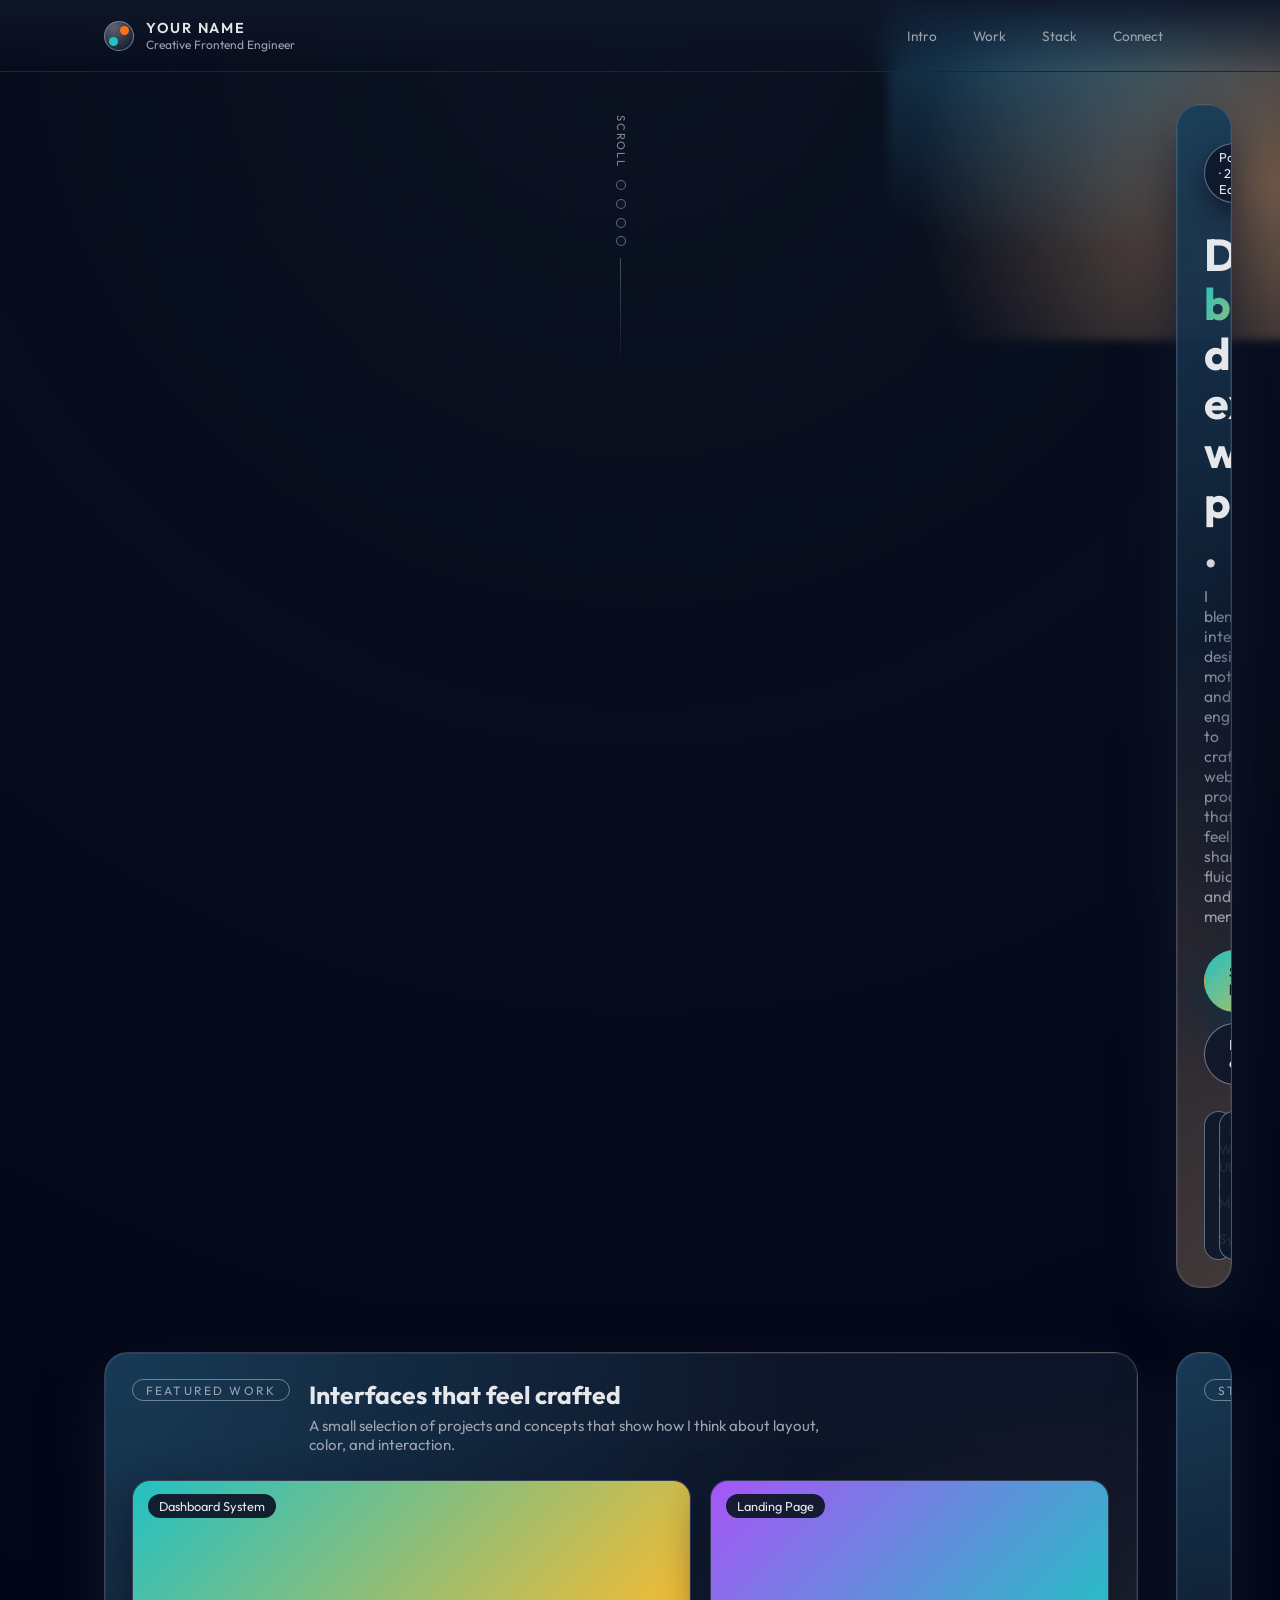
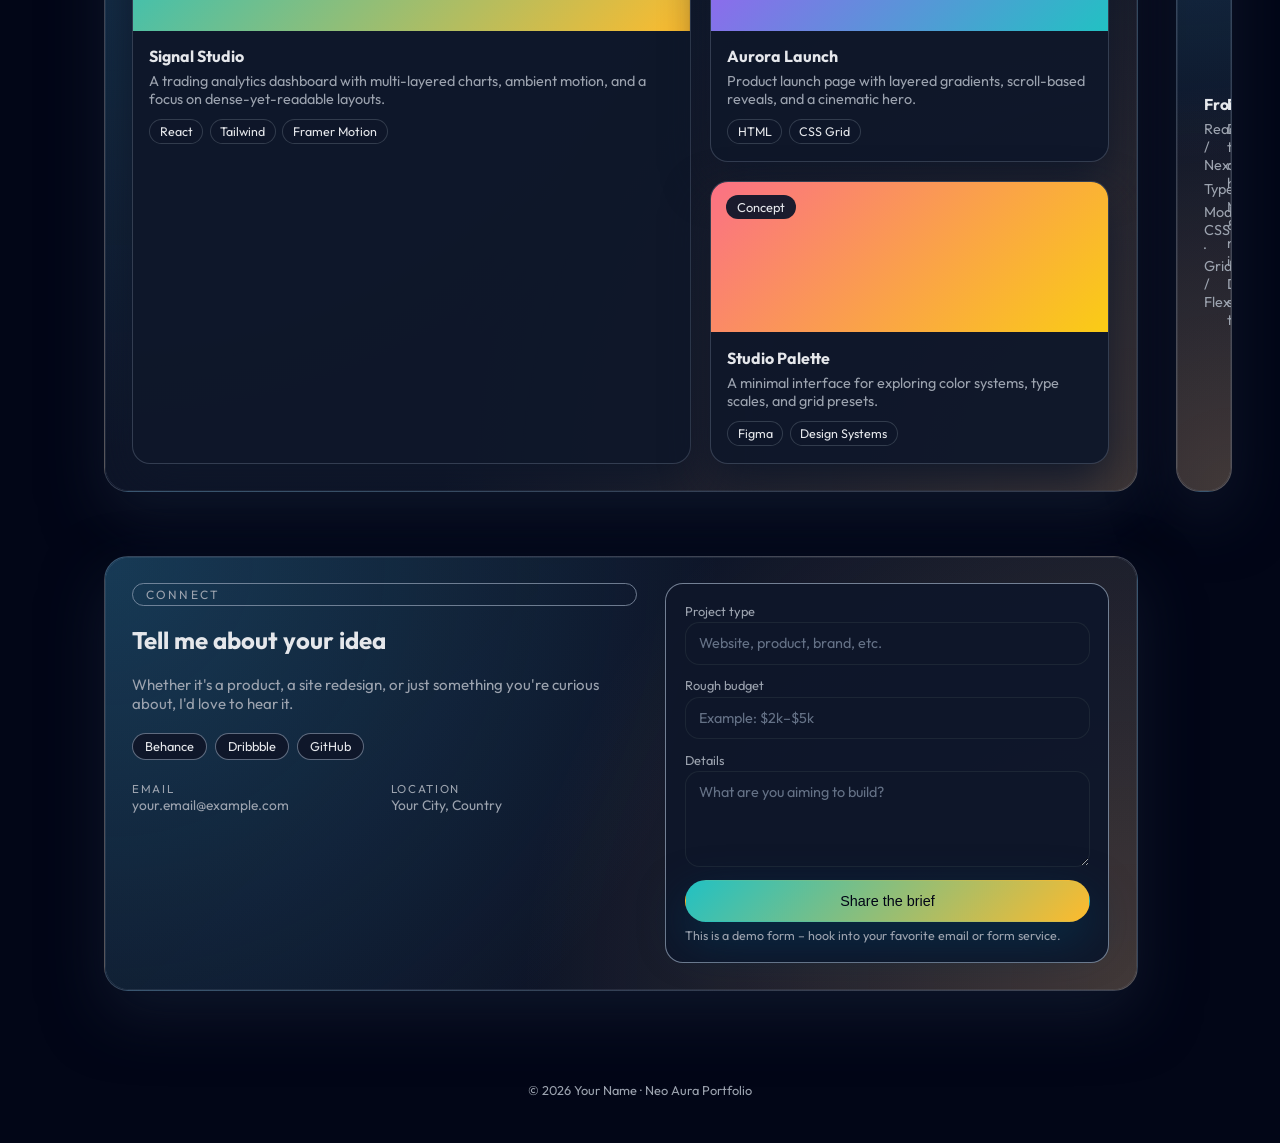
<file: alt.html>
<!DOCTYPE html>
<html lang="en">
<head>
  <meta charset="UTF-8" />
  <meta name="viewport" content="width=device-width, initial-scale=1.0" />
  <title>Neo Aura Portfolio</title>
  <link rel="stylesheet" href="alt.css" />
  <link rel="preconnect" href="https://fonts.googleapis.com">
  <link rel="preconnect" href="https://fonts.gstatic.com" crossorigin>
  <link href="https://fonts.googleapis.com/css2?family=Outfit:wght@300;400;500;600;700&display=swap" rel="stylesheet">
</head>
<body>
  <div class="background-orbit"></div>
  <div class="background-grid"></div>

  <header class="shell">
    <div class="shell-inner">
      <div class="brand">
        <div class="brand-mark">
          <span class="dot dot-1"></span>
          <span class="dot dot-2"></span>
        </div>
        <div class="brand-text">
          <span class="brand-name">Your Name</span>
          <span class="brand-role">Creative Frontend Engineer</span>
        </div>
      </div>

      <nav class="top-nav">
        <a href="#intro" class="top-link active">Intro</a>
        <a href="#work" class="top-link">Work</a>
        <a href="#stack" class="top-link">Stack</a>
        <a href="#connect" class="top-link">Connect</a>
      </nav>
    </div>
  </header>

  <main class="layout">
    <aside class="side-rail">
      <div class="rail-label">Scroll</div>
      <div class="rail-dots">
        <button class="rail-dot active" data-target="#intro"></button>
        <button class="rail-dot" data-target="#work"></button>
        <button class="rail-dot" data-target="#stack"></button>
        <button class="rail-dot" data-target="#connect"></button>
      </div>
      <div class="rail-line"></div>
    </aside>

    <section id="intro" class="panel panel-intro">
      <div class="panel-inner intro-grid">
        <div class="intro-main">
          <p class="chip">Portfolio · 2026 Edition</p>
          <h1>
            Designing <span class="gradient-word">bold</span> digital
            experiences with <span class="underline">precision</span>.
          </h1>
          <p class="lede">
            I blend interface design, motion, and engineering to craft web products
            that feel sharp, fluid, and memorable.
          </p>

          <div class="intro-actions">
            <a href="#work" class="btn-solid">See highlights</a>
            <a href="#connect" class="btn-ghost">Book a call</a>
          </div>

          <div class="intro-chips">
            <div>
              <span class="chip-label">Focus</span>
              <span class="chip-value">Web UI · Motion · Systems</span>
            </div>
            <div>
              <span class="chip-label">Currently</span>
              <span class="chip-value">Available for remote roles</span>
            </div>
          </div>
        </div>

        <div class="intro-side">
          <div class="orbital-card">
            <div class="orbital-avatar">
              <div class="ring ring-1"></div>
              <div class="ring ring-2"></div>
              <div class="avatar-core">
                <span>YN</span>
              </div>
            </div>
            <div class="orbital-meta">
              <div>
                <span class="meta-title">Timezone</span>
                <span class="meta-detail">GMT+X</span>
              </div>
              <div>
                <span class="meta-title">Response</span>
                <span class="meta-detail">~24 hours</span>
              </div>
              <div>
                <span class="meta-title">Style</span>
                <span class="meta-detail">Minimal · Futuristic</span>
              </div>
            </div>
            <div class="orbital-footer">
              <span class="pill">Open to freelance</span>
              <span class="pill">Portfolio template</span>
            </div>
          </div>
        </div>
      </div>
    </section>

    <section id="work" class="panel panel-work">
      <div class="panel-inner">
        <header class="panel-header">
          <p class="eyebrow">Featured work</p>
          <div>
            <h2>Interfaces that feel crafted</h2>
            <p class="panel-sub">
              A small selection of projects and concepts that show how I think
              about layout, color, and interaction.
            </p>
          </div>
        </header>

        <div class="work-grid">
          <article class="work-card large">
            <div class="work-visual gradient-1">
              <div class="overlay-tag">Dashboard System</div>
            </div>
            <div class="work-body">
              <h3>Signal Studio</h3>
              <p>
                A trading analytics dashboard with multi-layered charts,
                ambient motion, and a focus on dense-yet-readable layouts.
              </p>
              <div class="tag-row">
                <span>React</span>
                <span>Tailwind</span>
                <span>Framer Motion</span>
              </div>
            </div>
          </article>

          <article class="work-card">
            <div class="work-visual gradient-2">
              <div class="overlay-tag">Landing Page</div>
            </div>
            <div class="work-body">
              <h3>Aurora Launch</h3>
              <p>
                Product launch page with layered gradients, scroll-based reveals,
                and a cinematic hero.
              </p>
              <div class="tag-row">
                <span>HTML</span>
                <span>CSS Grid</span>
              </div>
            </div>
          </article>

          <article class="work-card">
            <div class="work-visual gradient-3">
              <div class="overlay-tag">Concept</div>
            </div>
            <div class="work-body">
              <h3>Studio Palette</h3>
              <p>
                A minimal interface for exploring color systems, type scales,
                and grid presets.
              </p>
              <div class="tag-row">
                <span>Figma</span>
                <span>Design Systems</span>
              </div>
            </div>
          </article>
        </div>
      </div>
    </section>

    <section id="stack" class="panel panel-stack">
      <div class="panel-inner">
        <header class="panel-header">
          <p class="eyebrow">Stack</p>
          <div>
            <h2>Tools I enjoy using</h2>
            <p class="panel-sub">
              A mix of frameworks, libraries, and platforms I reach for when
              building smooth web experiences.
            </p>
          </div>
        </header>

        <div class="stack-grid">
          <div class="stack-column">
            <h3>Frontend</h3>
            <ul>
              <li>React / Next.js</li>
              <li>TypeScript</li>
              <li>Modern CSS · Grid / Flex</li>
            </ul>
          </div>
          <div class="stack-column">
            <h3>Experience</h3>
            <ul>
              <li>Design-to-dev handoff</li>
              <li>Motion & micro-interactions</li>
              <li>Design systems thinking</li>
            </ul>
          </div>
          <div class="stack-column">
            <h3>Workflow</h3>
            <ul>
              <li>Figma / Prototyping</li>
              <li>Git & GitHub</li>
              <li>Component-driven dev</li>
            </ul>
          </div>
        </div>
      </div>
    </section>

    <section id="connect" class="panel panel-connect">
      <div class="panel-inner connect-grid">
        <div>
          <p class="eyebrow">Connect</p>
          <h2>Tell me about your idea</h2>
          <p class="panel-sub">
            Whether it's a product, a site redesign, or just something you're
            curious about, I'd love to hear it.
          </p>

          <div class="social-links">
            <a href="#" class="social-pill">Behance</a>
            <a href="#" class="social-pill">Dribbble</a>
            <a href="#" class="social-pill">GitHub</a>
          </div>

          <div class="contact-meta">
            <div>
              <span class="meta-title">Email</span>
              <span class="meta-detail">your.email@example.com</span>
            </div>
            <div>
              <span class="meta-title">Location</span>
              <span class="meta-detail">Your City, Country</span>
            </div>
          </div>
        </div>

        <form class="connect-form" onsubmit="return false;">
          <div class="field">
            <label for="project">Project type</label>
            <input id="project" type="text" placeholder="Website, product, brand, etc." />
          </div>
          <div class="field">
            <label for="budget">Rough budget</label>
            <input id="budget" type="text" placeholder="Example: $2k–$5k" />
          </div>
          <div class="field">
            <label for="details">Details</label>
            <textarea id="details" rows="4" placeholder="What are you aiming to build?"></textarea>
          </div>
          <button type="submit" class="btn-solid full">Share the brief</button>
          <p class="small-note">This is a demo form – hook into your favorite email or form service.</p>
        </form>
      </div>
    </section>
  </main>

  <footer class="bottom-bar">
    <p>© <span id="alt-year"></span> Your Name · Neo Aura Portfolio</p>
  </footer>

  <script src="alt.js"></script>
</body>
</html>
</file>
<file: alt.css>
:root {
  --bg: #020617;
  --panel-bg: rgba(15, 23, 42, 0.92);
  --panel-soft: rgba(15, 23, 42, 0.88);
  --accent: #22c1c3;
  --accent-strong: #fdbb2d;
  --accent-soft: rgba(56, 189, 248, 0.25);
  --text: #e5e7eb;
  --muted: #9ca3af;
  --border: rgba(148, 163, 184, 0.28);
  --radius-lg: 24px;
  --radius-md: 18px;
  --nav-h: 72px;
}

*,
*::before,
*::after {
  box-sizing: border-box;
}

html,
body {
  margin: 0;
  padding: 0;
  scroll-behavior: smooth;
}

body {
  min-height: 100vh;
  font-family: "Outfit", system-ui, -apple-system, BlinkMacSystemFont, "Segoe UI",
    sans-serif;
  background: radial-gradient(circle at top, #0b1220, #020617 60%);
  color: var(--text);
  -webkit-font-smoothing: antialiased;
  overflow-x: hidden;
}

.background-orbit {
  position: fixed;
  inset: -20% -10% auto auto;
  width: 520px;
  height: 520px;
  background:
    radial-gradient(circle at 30% 20%, rgba(56, 189, 248, 0.55), transparent 60%),
    radial-gradient(circle at 70% 70%, rgba(253, 186, 116, 0.55), transparent 65%);
  filter: blur(4px);
  opacity: 0.85;
  mix-blend-mode: screen;
  pointer-events: none;
  animation: orbit-pulse 22s ease-in-out infinite alternate;
}

.background-grid {
  position: fixed;
  inset: 0;
  background-image: linear-gradient(
      rgba(15, 23, 42, 0.65),
      rgba(15, 23, 42, 0.96)
    ),
    linear-gradient(
      to right,
      rgba(31, 41, 55, 0.3) 1px,
      transparent 1px
    ),
    linear-gradient(
      to bottom,
      rgba(31, 41, 55, 0.3) 1px,
      transparent 1px
    );
  background-size:
    100% 100%,
    80px 80px,
    80px 80px;
  mask-image: radial-gradient(circle at top, #fff, transparent 65%);
  opacity: 0.3;
  pointer-events: none;
}

.shell {
  position: fixed;
  inset: 0 0 auto 0;
  height: var(--nav-h);
  z-index: 10;
  backdrop-filter: blur(18px);
  background: linear-gradient(to bottom, rgba(15, 23, 42, 0.95), transparent);
  border-bottom: 1px solid rgba(31, 41, 55, 0.9);
}

.shell-inner {
  max-width: 1120px;
  margin: 0 auto;
  height: 100%;
  display: flex;
  align-items: center;
  justify-content: space-between;
  padding-inline: 1.5rem;
}

.brand {
  display: flex;
  align-items: center;
  gap: 0.75rem;
}

.brand-mark {
  position: relative;
  width: 30px;
  height: 30px;
  border-radius: 999px;
  border: 1px solid rgba(148, 163, 184, 0.7);
  background: radial-gradient(circle at 30% 20%, rgba(248, 250, 252, 0.35), transparent);
  display: flex;
  align-items: center;
  justify-content: center;
  overflow: hidden;
}

.brand-mark .dot {
  position: absolute;
  width: 9px;
  height: 9px;
  border-radius: 999px;
}

.dot-1 {
  background: #22c1c3;
  inset: auto auto 4px 4px;
}

.dot-2 {
  background: #f97316;
  inset: 4px 4px auto auto;
}

.brand-text {
  display: flex;
  flex-direction: column;
}

.brand-name {
  font-size: 0.9rem;
  font-weight: 600;
  letter-spacing: 0.12em;
  text-transform: uppercase;
}

.brand-role {
  font-size: 0.75rem;
  color: var(--muted);
}

.top-nav {
  display: flex;
  gap: 0.65rem;
}

.top-link {
  font-size: 0.85rem;
  padding: 0.35rem 0.8rem;
  border-radius: 999px;
  color: var(--muted);
  text-decoration: none;
  position: relative;
  transition: color 0.18s ease, background 0.18s ease, transform 0.18s ease;
}

.top-link::after {
  content: "";
  position: absolute;
  inset: auto 16% -0.1rem 16%;
  height: 2px;
  border-radius: 999px;
  background: linear-gradient(90deg, var(--accent), var(--accent-strong));
  transform: scaleX(0);
  transform-origin: center;
  transition: transform 0.18s ease;
}

.top-link:hover {
  color: var(--text);
}

.top-link.active {
  background: rgba(15, 23, 42, 0.96);
  color: #f9fafb;
}

.top-link.active::after {
  transform: scaleX(1);
}

.layout {
  max-width: 1120px;
  margin: 0 auto;
  padding: calc(var(--nav-h) + 1.5rem) 1.5rem 3.5rem;
  display: grid;
  grid-template-columns: auto minmax(0, 1fr);
  gap: 2.4rem;
}

.side-rail {
  display: flex;
  flex-direction: column;
  align-items: center;
  gap: 0.75rem;
  padding-top: 1.2rem;
}

.rail-label {
  writing-mode: vertical-rl;
  text-orientation: mixed;
  text-transform: uppercase;
  letter-spacing: 0.16em;
  font-size: 0.7rem;
  color: var(--muted);
}

.rail-dots {
  display: flex;
  flex-direction: column;
  gap: 0.55rem;
}

.rail-dot {
  width: 10px;
  height: 10px;
  border-radius: 999px;
  border: 1px solid rgba(148, 163, 184, 0.7);
  background: rgba(15, 23, 42, 0.95);
  cursor: pointer;
  padding: 0;
  transition: transform 0.16s ease, background 0.16s ease, border-color 0.16s ease,
    box-shadow 0.16s ease;
}

.rail-dot.active {
  background: radial-gradient(circle at center, #f9fafb, #22c1c3);
  border-color: rgba(56, 189, 248, 0.9);
  transform: scale(1.3);
  box-shadow: 0 0 0 4px rgba(56, 189, 248, 0.25);
}

.rail-line {
  width: 1px;
  height: 110px;
  background: linear-gradient(to bottom, rgba(148, 163, 184, 0.5), transparent);
}

.panel {
  border-radius: var(--radius-lg);
  border: 1px solid var(--border);
  background: radial-gradient(circle at top left, rgba(56, 189, 248, 0.22), transparent 55%),
    radial-gradient(circle at bottom right, rgba(253, 186, 116, 0.22), transparent 55%),
    linear-gradient(135deg, var(--panel-bg), var(--panel-soft));
  box-shadow: 0 24px 60px rgba(15, 23, 42, 0.95);
  padding: 1.6rem 1.7rem 1.7rem;
  margin-bottom: 1.6rem;
  position: relative;
  overflow: hidden;
}

.panel::before {
  content: "";
  position: absolute;
  inset: 0;
  border-radius: inherit;
  border: 1px solid rgba(148, 163, 184, 0.45);
  opacity: 0.3;
  mask:
    linear-gradient(#000 0 0) padding-box,
    linear-gradient(#000 0 0);
  mask-composite: exclude;
  pointer-events: none;
}

.panel-inner {
  position: relative;
  z-index: 1;
}

.panel-intro {
  margin-top: 0.5rem;
}

.intro-grid {
  display: grid;
  grid-template-columns: minmax(0, 1.5fr) minmax(0, 1.05fr);
  gap: 2rem;
  align-items: center;
}

.chip {
  display: inline-flex;
  align-items: center;
  gap: 0.4rem;
  padding: 0.3rem 0.85rem;
  border-radius: 999px;
  font-size: 0.8rem;
  color: var(--text);
  background: rgba(15, 23, 42, 0.9);
  border: 1px solid rgba(148, 163, 184, 0.6);
  box-shadow: 0 12px 30px rgba(15, 23, 42, 0.9);
}

.intro-main h1 {
  margin: 0.9rem 0 0.7rem;
  font-size: clamp(2.1rem, 4vw, 2.8rem);
  line-height: 1.1;
}

.gradient-word {
  background: linear-gradient(120deg, #22c1c3, #fdbb2d);
  -webkit-background-clip: text;
  background-clip: text;
  color: transparent;
}

.underline {
  position: relative;
}

.underline::after {
  content: "";
  position: absolute;
  inset: auto 0 -0.17em 0;
  height: 0.23em;
  border-radius: 999px;
  background: linear-gradient(90deg, rgba(56, 189, 248, 0.35), rgba(253, 186, 116, 0.7));
}

.lede {
  margin: 0 0 1.5rem;
  max-width: 30rem;
  font-size: 0.98rem;
  color: var(--muted);
}

.intro-actions {
  display: flex;
  flex-wrap: wrap;
  gap: 0.7rem;
  margin-bottom: 1.6rem;
}

.btn-solid,
.btn-ghost {
  display: inline-flex;
  align-items: center;
  justify-content: center;
  padding: 0.75rem 1.5rem;
  border-radius: 999px;
  font-size: 0.9rem;
  font-weight: 500;
  text-decoration: none;
  border: 1px solid transparent;
  cursor: pointer;
  transition: transform 0.18s ease, box-shadow 0.18s ease, background 0.18s ease,
    border-color 0.18s ease, color 0.18s ease;
}

.btn-solid {
  background: linear-gradient(135deg, var(--accent), var(--accent-strong));
  color: #020617;
  box-shadow: 0 18px 45px rgba(8, 47, 73, 0.9);
}

.btn-solid:hover {
  transform: translateY(-1px) scale(1.02);
  box-shadow: 0 22px 60px rgba(8, 47, 73, 1);
}

.btn-ghost {
  background: rgba(15, 23, 42, 0.9);
  border-color: rgba(148, 163, 184, 0.7);
  color: var(--text);
}

.btn-ghost:hover {
  background: rgba(15, 23, 42, 0.98);
  border-color: rgba(148, 163, 184, 0.95);
}

.btn-solid.full {
  width: 100%;
  justify-content: center;
}

.intro-chips {
  display: grid;
  grid-template-columns: repeat(2, minmax(0, 1fr));
  gap: 0.9rem;
  font-size: 0.86rem;
}

.intro-chips > div {
  padding: 0.7rem 0.85rem;
  border-radius: 16px;
  background: rgba(15, 23, 42, 0.92);
  border: 1px solid rgba(148, 163, 184, 0.6);
}

.chip-label {
  display: block;
  font-size: 0.74rem;
  text-transform: uppercase;
  letter-spacing: 0.15em;
  color: var(--muted);
  margin-bottom: 0.1rem;
}

.chip-value {
  font-weight: 500;
}

.orbital-card {
  padding: 1.4rem 1.3rem 1.25rem;
  border-radius: 22px;
  border: 1px solid rgba(148, 163, 184, 0.7);
  background: radial-gradient(circle at top left, rgba(56, 189, 248, 0.2), transparent 55%),
    radial-gradient(circle at bottom right, rgba(253, 186, 116, 0.2), transparent 55%),
    rgba(15, 23, 42, 0.96);
  box-shadow: 0 22px 55px rgba(15, 23, 42, 0.95);
}

.orbital-avatar {
  position: relative;
  width: 100px;
  height: 100px;
  margin-bottom: 1rem;
}

.ring {
  position: absolute;
  inset: 0;
  border-radius: 999px;
  border: 1px dashed rgba(148, 163, 184, 0.7);
  animation: spin 16s linear infinite;
}

.ring-2 {
  inset: 12%;
  border-style: solid;
  border-color: rgba(56, 189, 248, 0.8);
  animation-duration: 24s;
  animation-direction: reverse;
}

.avatar-core {
  position: absolute;
  inset: 18%;
  border-radius: 999px;
  background: radial-gradient(circle at 30% 15%, #f9fafb, #0f172a);
  display: flex;
  align-items: center;
  justify-content: center;
  font-weight: 600;
  letter-spacing: 0.08em;
  font-size: 1.2rem;
}

.orbital-meta {
  display: grid;
  grid-template-columns: repeat(3, minmax(0, 1fr));
  gap: 0.7rem;
  font-size: 0.8rem;
  margin-bottom: 0.9rem;
}

.meta-title {
  display: block;
  font-size: 0.72rem;
  text-transform: uppercase;
  letter-spacing: 0.14em;
  color: var(--muted);
}

.meta-detail {
  display: block;
}

.orbital-footer {
  display: flex;
  flex-wrap: wrap;
  gap: 0.4rem;
}

.pill {
  padding: 0.28rem 0.7rem;
  border-radius: 999px;
  font-size: 0.78rem;
  background: rgba(15, 23, 42, 0.96);
  border: 1px solid rgba(148, 163, 184, 0.7);
}

.panel-header {
  display: flex;
  align-items: flex-start;
  gap: 1.2rem;
  margin-bottom: 1.6rem;
}

.eyebrow {
  margin: 0;
  padding: 0.18rem 0.8rem;
  border-radius: 999px;
  border: 1px solid rgba(148, 163, 184, 0.7);
  font-size: 0.75rem;
  text-transform: uppercase;
  letter-spacing: 0.18em;
  color: var(--muted);
}

.panel-header h2 {
  margin: 0 0 0.4rem;
  font-size: 1.55rem;
}

.panel-sub {
  margin: 0;
  font-size: 0.94rem;
  color: var(--muted);
  max-width: 32rem;
}

.work-grid {
  display: grid;
  grid-template-columns: minmax(0, 1.4fr) minmax(0, 1fr);
  gap: 1.2rem;
}

.work-card {
  border-radius: var(--radius-md);
  overflow: hidden;
  background: rgba(15, 23, 42, 0.96);
  border: 1px solid var(--border);
  display: flex;
  flex-direction: column;
  box-shadow: 0 18px 45px rgba(15, 23, 42, 0.96);
  transform-origin: center;
  transform: translate3d(0, 0, 0);
  transition: transform 0.22s ease, box-shadow 0.22s ease, border-color 0.22s ease,
    filter 0.22s ease;
}

.work-card.large {
  grid-row: span 2;
}

.work-card:hover {
  transform: translateY(-6px) scale(1.01);
  box-shadow: 0 26px 70px rgba(15, 23, 42, 0.98);
  border-color: rgba(56, 189, 248, 0.9);
  filter: brightness(1.03);
}

.work-visual {
  position: relative;
  height: 150px;
  background-size: cover;
  background-position: center;
}

.gradient-1 {
  background-image: linear-gradient(135deg, #22c1c3, #fdbb2d);
}

.gradient-2 {
  background-image: linear-gradient(135deg, #a855f7, #22c1c3);
}

.gradient-3 {
  background-image: linear-gradient(135deg, #fb7185, #facc15);
}

.overlay-tag {
  position: absolute;
  inset: 0.8rem auto auto 0.9rem;
  padding: 0.25rem 0.7rem;
  border-radius: 999px;
  font-size: 0.8rem;
  background: rgba(15, 23, 42, 0.95);
  color: var(--text);
}

.work-body {
  padding: 0.95rem 1rem 1.05rem;
}

.work-body h3 {
  margin: 0 0 0.4rem;
  font-size: 1rem;
}

.work-body p {
  margin: 0 0 0.7rem;
  font-size: 0.9rem;
  color: var(--muted);
}

.tag-row {
  display: flex;
  flex-wrap: wrap;
  gap: 0.4rem;
  font-size: 0.78rem;
}

.tag-row span {
  padding: 0.25rem 0.6rem;
  border-radius: 999px;
  background: rgba(15, 23, 42, 0.96);
  border: 1px solid rgba(55, 65, 81, 0.9);
}

.stack-grid {
  display: grid;
  grid-template-columns: repeat(3, minmax(0, 1fr));
  gap: 1.4rem;
  margin-top: 0.8rem;
}

.stack-column h3 {
  margin: 0 0 0.4rem;
  font-size: 0.98rem;
}

.stack-column ul {
  list-style: none;
  margin: 0;
  padding: 0;
  color: var(--muted);
  font-size: 0.9rem;
}

.stack-column li + li {
  margin-top: 0.35rem;
}

.panel-connect {
  margin-bottom: 0;
}

.connect-grid {
  display: grid;
  grid-template-columns: minmax(0, 1.25fr) minmax(0, 1.1fr);
  gap: 1.8rem;
  align-items: flex-start;
}

.social-links {
  display: flex;
  flex-wrap: wrap;
  gap: 0.5rem;
  margin: 1.2rem 0 1.3rem;
}

.social-pill {
  padding: 0.3rem 0.75rem;
  border-radius: 999px;
  font-size: 0.8rem;
  color: var(--text);
  text-decoration: none;
  background: rgba(15, 23, 42, 0.95);
  border: 1px solid rgba(148, 163, 184, 0.6);
  transition: background 0.18s ease, color 0.18s ease, border-color 0.18s ease,
    transform 0.18s ease;
}

.social-pill:hover {
  background: linear-gradient(135deg, var(--accent), var(--accent-strong));
  color: #020617;
  border-color: transparent;
  transform: translateY(-1px);
}

.contact-meta {
  display: grid;
  grid-template-columns: repeat(2, minmax(0, 1fr));
  gap: 0.8rem;
  font-size: 0.86rem;
}

.contact-meta .meta-detail {
  color: var(--muted);
}

.connect-form {
  padding: 1.2rem 1.15rem 1.15rem;
  border-radius: 18px;
  background: rgba(15, 23, 42, 0.98);
  border: 1px solid rgba(148, 163, 184, 0.75);
}

.field {
  display: flex;
  flex-direction: column;
  gap: 0.2rem;
  margin-bottom: 0.8rem;
}

.field label {
  font-size: 0.8rem;
  color: var(--muted);
}

.field input,
.field textarea {
  padding: 0.7rem 0.8rem;
  border-radius: 0.9rem;
  border: 1px solid rgba(31, 41, 55, 0.9);
  background: rgba(15, 23, 42, 0.95);
  color: var(--text);
  font-family: inherit;
  font-size: 0.9rem;
  outline: none;
  transition: border 0.18s ease, box-shadow 0.18s ease, background 0.18s ease;
}

.field input::placeholder,
.field textarea::placeholder {
  color: rgba(148, 163, 184, 0.65);
}

.field input:focus,
.field textarea:focus {
  border-color: rgba(56, 189, 248, 0.9);
  box-shadow: 0 0 0 1px rgba(56, 189, 248, 0.8);
  background: rgba(15, 23, 42, 0.99);
}

.small-note {
  margin: 0.4rem 0 0;
  font-size: 0.78rem;
  color: var(--muted);
}

.bottom-bar {
  max-width: 1120px;
  margin: 0 auto;
  padding: 1.4rem 1.5rem 2rem;
  font-size: 0.8rem;
  color: var(--muted);
  text-align: center;
}

@keyframes orbit-pulse {
  0% {
    transform: translate3d(0, 0, 0) scale(1);
    opacity: 0.85;
  }
  50% {
    transform: translate3d(-20px, 10px, 0) scale(1.05);
    opacity: 0.9;
  }
  100% {
    transform: translate3d(12px, -6px, 0) scale(1.03);
    opacity: 0.8;
  }
}

@keyframes spin {
  to {
    transform: rotate(360deg);
  }
}

@media (max-width: 900px) {
  .layout {
    grid-template-columns: minmax(0, 1fr);
    gap: 1.2rem;
  }

  .side-rail {
    order: -1;
    flex-direction: row;
    justify-content: space-between;
    padding-top: 0;
  }

  .rail-label {
    writing-mode: horizontal-tb;
  }

  .rail-dots {
    flex-direction: row;
  }

  .rail-line {
    display: none;
  }

  .intro-grid {
    grid-template-columns: minmax(0, 1fr);
  }
}

@media (max-width: 720px) {
  .shell-inner {
    padding-inline: 1.1rem;
  }

  .layout {
    padding-inline: 1.1rem;
  }

  .top-nav {
    gap: 0.4rem;
  }

  .top-link {
    padding-inline: 0.55rem;
  }

  .panel {
    padding-inline: 1.2rem;
  }

  .work-grid {
    grid-template-columns: minmax(0, 1fr);
  }

  .work-card.large {
    grid-row: auto;
  }

  .stack-grid {
    grid-template-columns: repeat(2, minmax(0, 1fr));
  }

  .connect-grid {
    grid-template-columns: minmax(0, 1fr);
  }
}

@media (max-width: 520px) {
  .intro-chips {
    grid-template-columns: minmax(0, 1fr);
  }

  .stack-grid {
    grid-template-columns: minmax(0, 1fr);
  }

  .contact-meta {
    grid-template-columns: minmax(0, 1fr);
  }
}
</file>
